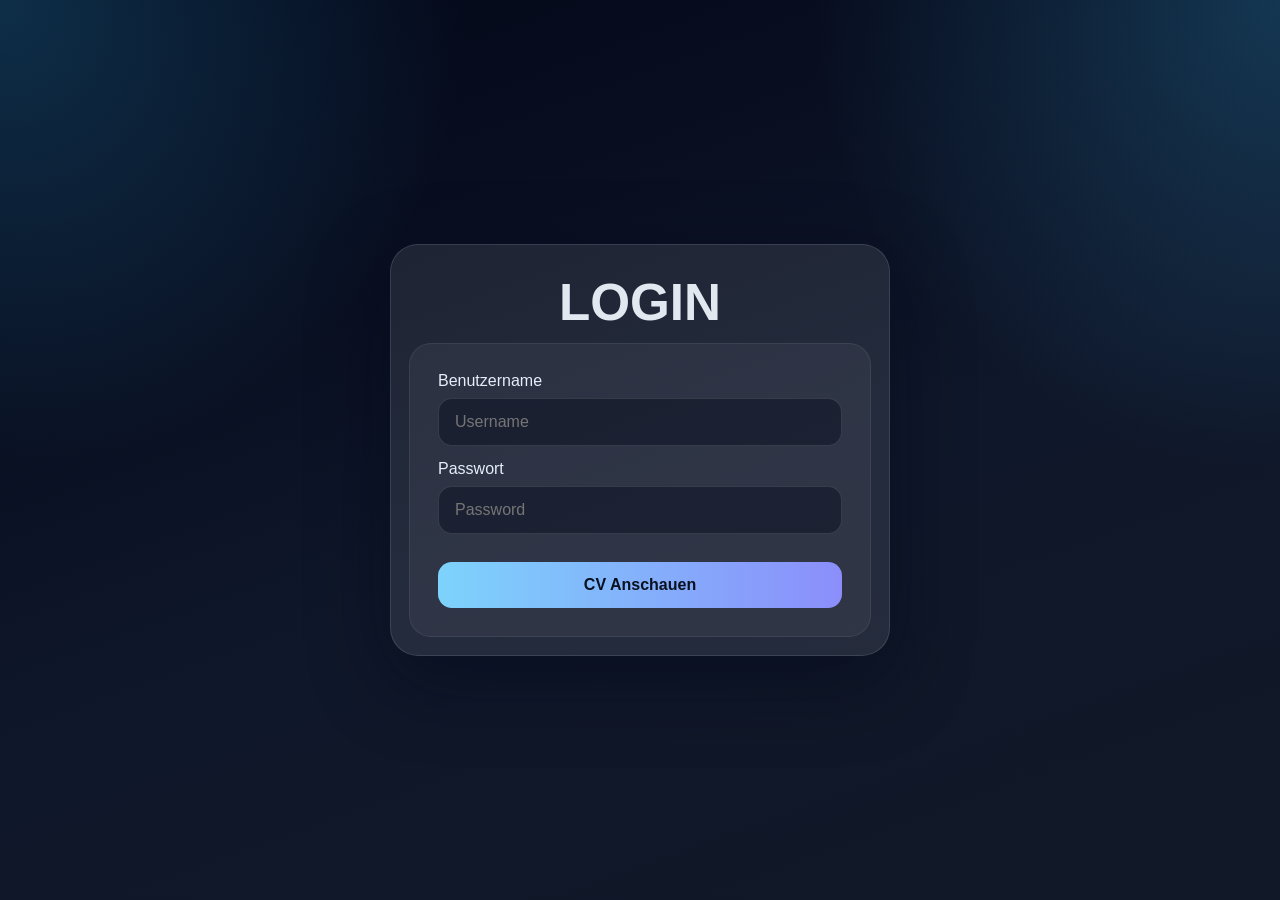
<file: docs/index.html>
<!doctype html>
<html lang="de">
<head>
	<meta charset="utf-8" />
	<meta name="viewport" content="width=device-width, initial-scale=1" />
	<title>Login</title>
	<link rel="stylesheet" href="styles/style.css" />
	<script src="pages/manifest.js" defer></script>
	<script src="scripts/index.js" defer></script>
</head>
<body>
	<main class="mainCard">
		<header>
			<h1>Login</h1>
		</header>
		<section>
			<form class="form" id="loginForm">
				<div class="loginRow">
					<label for="username">Benutzername</label>
					<input id="username" name="username" type="text" placeholder="Username" />
				</div>
				<div class="loginRow">
					<label for="password">Passwort</label>
					<input id="password" name="password" type="password" placeholder="Password" />
				</div>
				<div class="error" id="errorMessage"></div>
				<button type="submit">CV Anschauen</button>
			</form>
		</section>
	</main>
</body>
</html>
</file>
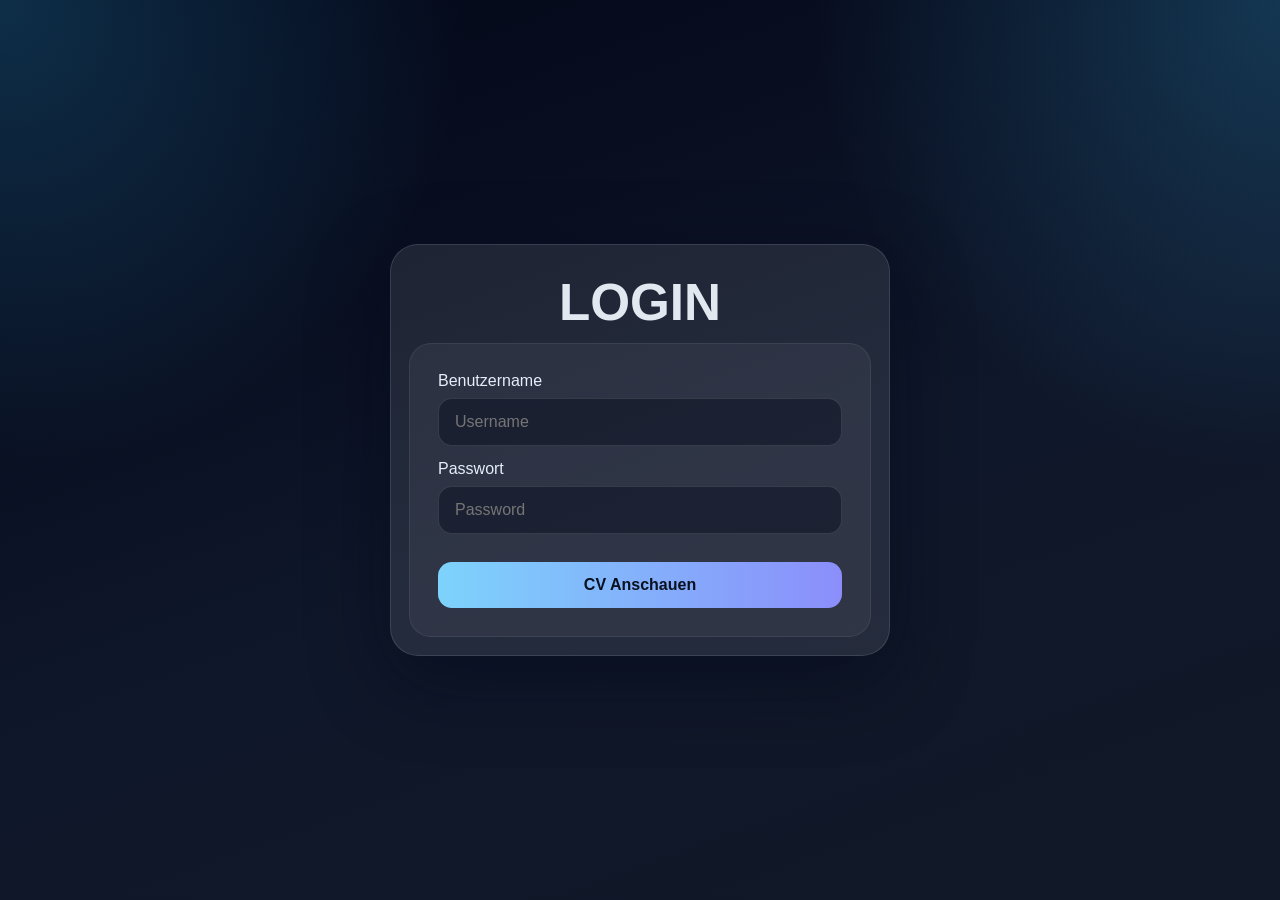
<file: src/index.html>
<!doctype html>
<html lang="de">
<head>
	<meta charset="utf-8" />
	<meta name="viewport" content="width=device-width, initial-scale=1" />
	<title>Login</title>
	<link rel="stylesheet" href="styles/style.css" />
</head>
<body>
	<main class="mainCard">
		<header>
			<h1>Login</h1>
		</header>
		<section>
			<form class="form" id="loginForm">
				<div class="loginRow">
					<label for="username">Benutzername</label>
					<input id="username" name="username" type="text" placeholder="Username" />
				</div>
				<div class="loginRow">
					<label for="password">Passwort</label>
					<input id="password" name="password" type="password" placeholder="Password" />
				</div>
				<div class="error" id="errorMessage"></div>
				<button type="submit">CV Anschauen</button>
			</form>
		</section>
	</main>
	<script>
		const form = document.getElementById('loginForm');
		const errorMessage = document.getElementById('errorMessage');
		const usernameInput = document.getElementById('username');
		const passwordInput = document.getElementById('password');

		form.addEventListener('submit', function (event) {
			event.preventDefault();

			const username = usernameInput.value.trim();
			const password = passwordInput.value.trim();

			if (username === 'zukuenftigerArbeitsgeber' && password === 'Extr3m$ich3r3$P@ssw0rtFuerD@sCVv0nN0@G@sch3') {
				sessionStorage.setItem('loginSuccess', 'true');
				window.location.href = 'pages/cv.html';
			} else {
				errorMessage.textContent = 'Die eingegebenen Anmeldedaten sind ungültig. Bitte versuchen Sie es erneut.';
				passwordInput.value = '';
				passwordInput.focus();
			}
		});
	</script>
</body>
</html>
</file>
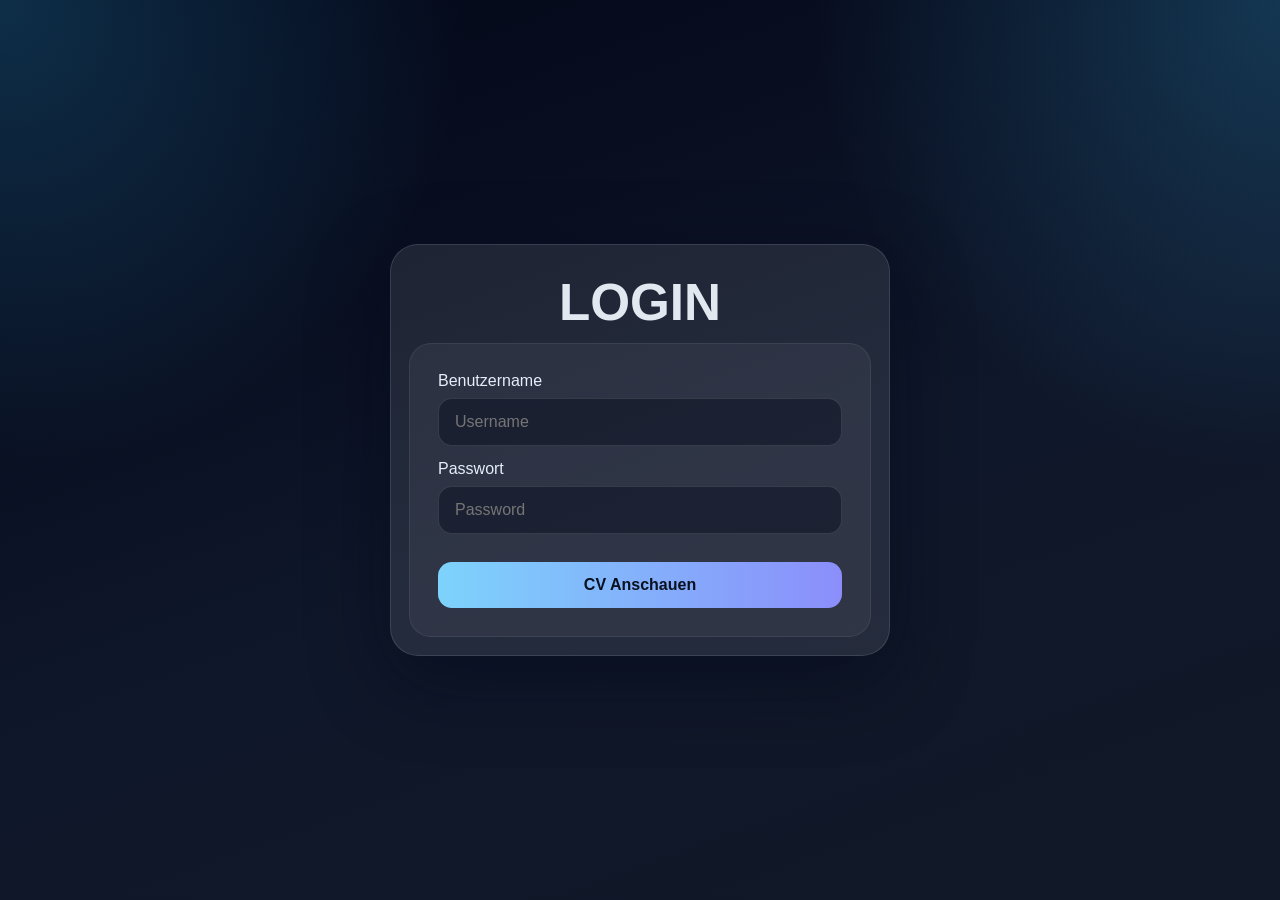
<file: docs/pages/cv.html>
<!doctype html>
<html lang="de">
<head>
	<meta charset="utf-8" />
	<meta name="viewport" content="width=device-width, initial-scale=1" />
	<title>Lebenslauf Noa Gasche</title>
	<link rel="stylesheet" href="../styles/style.css" />
	<script src="../scripts/cv.js" defer></script>
</head>
<body>
	<main class="cvMain">
		<header class="cvHeader card">
			<h1 class="cvH1">Noa Gasche</h1>
			<p class="title">Software Entwickler</p>
		</header>
		<aside class="card">
			<div class="imageContainer">
				<img src="../images/Noa_Portrait.JPG" alt="Profilbild von Noa Gasche" />
				<div class="imageOverlay">
					<div class="clickText">Click me</div>
				</div>
			</div>
			<div id="asideContent">
				<div class="block">
					<h2>Persönliches</h2>
					<div class="contactGrid">
						<div class="contactRow"><span class="contactKey">Geburtsdaten</span><span
								class="contactValue">17.10.2000, Solothurn</span></div>
						<div class="contactRow"><span class="contactKey">Zivilstand</span><span
								class="contactValue">Ledig</span></div>
						<div class="contactRow"><span class="contactKey">Nationalität</span><span
								class="contactValue">Schweiz</span></div>
					</div>
				</div>
				<div class="block">
					<h2>Mein Profil</h2>
					<ul>
						<li>Selbständige und zuverlässige Arbeitsweise</li>
						<li>Gute Lernfähigkeit</li>
						<li>Schnelle Auffassungsgabe</li>
						<li>Teamfähigkeit: Hilfsbereit, kollegial und einsatzfreudig</li>
						<li>Interessiert und motiviert</li>
					</ul>
				</div>
				<div class="block">
					<h2>Sprachen</h2>
					<div class="entries">
						<div class="entry">
							<h3>Deutsch</h3>
							<p>Muttersprache</p>
						</div>
						<div class="entry">
							<h3>Englisch</h3>
							<p>Niveau C1</p>
						</div>
					</div>
				</div>
				<div class="block">
					<h2>Kontakt</h2>
					<div class="contactGrid">
						<div class="contactRow">
							<span class="contactKey">Adresse</span>
							<span class="contactValue">Bromeggstrasse 5<br />4562 Biberist</span>
						</div>
						<div class="contactRow">
							<span class="contactKey">Telefon</span>
							<span class="contactValue"><a href="tel:+41789664097" class="blue">+41 78 966 40 97</a></span>
						</div>
						<div class="contactRow">
							<span class="contactKey">E-Mail</span>
							<span class="contactValue"><a href="mailto:noagasche@gmx.ch" class="blue">noagasche@gmx.ch</a></span>
						</div>
					</div>
				</div>
			</div>
		</aside>
		<section class="card cvSection">
			<figure class="cv-block">
				<h2>IT Kenntnisse</h2>
				<div class="skills">
					<div class="skill">
						<div class="skill-row">
							<span>MS Office</span>
							<span class="accent">sehr gute Kenntnisse</span>
						</div>
						<div class="bar">
							<span style="width:95%"></span>
						</div>
					</div>
					<div class="skill">
						<div class="skill-row">
							<span>HTML/CSS</span>
							<span class="accent">sehr gute Kenntnisse</span>
						</div>
						<div class="bar">
							<span style="width:95%"></span>
						</div>
					</div>
					<div class="skill">
						<div class="skill-row">
							<span>Java/JavaScript</span>
							<span class="accent">sehr gute Kenntnisse</span>
						</div>
						<div class="bar"><span style="width:95%"></span>
						</div>
					</div>
					<div class="skill">
						<div class="skill-row">
							<span>SQL</span>
							<span class="accent">sehr gute Kenntnisse</span>
						</div>
						<div class="bar"><span style="width:90%"></span>
						</div>
					</div>
					<div class="skill">
						<div class="skill-row">
							<span>Swift</span>
							<span class="accent">gute Kenntnisse</span>
						</div>
						<div class="bar">
							<span style="width:80%"></span>
						</div>
					</div>
					<div class="skill">
						<div class="skill-row">
							<span>VB.NET/VBA</span>
							<span class="accent">gute Kenntnisse</span>
						</div>
						<div class="bar">
							<span style="width:80%"></span>
						</div>
					</div>
					<div class="skill">
						<div class="skill-row">
							<span>PHP</span>
							<span class="accent">gute Kenntnisse</span>
						</div>
						<div class="bar">
							<span style="width:80%"></span>
						</div>
					</div>
				</div>
			</figure>
			<figure class="cv-block">
				<h2>Berufserfahrung / Ausbildung</h2>
				<div class="entries">
					<article class="entry">
						<h3>seit 11/2021</h3>
						<p class="sub">
							<strong>Siaxma AG</strong><br />
							Software Entwickler
						</p>
						<ul>
							<li>Webentwicklung</li>
							<li>Entwicklung Java-Dienste</li>
							<li>Appentwicklung (Android, iOS)</li>
						</ul>
					</article>
					<article class="entry">
						<h3>08/2020 - 10/2021</h3>
						<p class="sub">
							<strong>ETA SA</strong><br />
							Junior SAP BI Developer
						</p>
						<ul>
							<li>Entwicklung im Bereich SAP BI</li>
							<li>4 Monate Unterbruch aufgrund der Absolvierung der Rekrutenschule</li>
						</ul>
					</article>
					<article class="entry">
						<h3>08/2016 - 08/2020</h3>
						<p class="sub">
							<strong>ETA SA</strong><br />
							Ausbildung als Informatiker EFZ Applikationsentwicklung
						</p>
						<ul>
							<li>Webentwicklung</li>
							<li>Anwendungsentwicklung</li>
							<li>Entwicklung im Bereich SAP</li>
							<li>Besuch der Berufsschule</li>
						</ul>
					</article>
					<article class="entry">
						<h3>08/2013 - 08/2016</h3>
						<p>Oberstufe Sek E in Biberist</p>
					</article>
					<article class="entry">
						<h3>08/2007 - 08/2013</h3>
						<p>Primarschule in Biberist</p>
					</article>
				</div>
			</figure>
			<figure class="cv-block">
				<h2>Referenzen</h2>
				<p>gerne auf Anfrage</p>
			</figure>
		</section>
	</main>
</body>
</html>
</file>
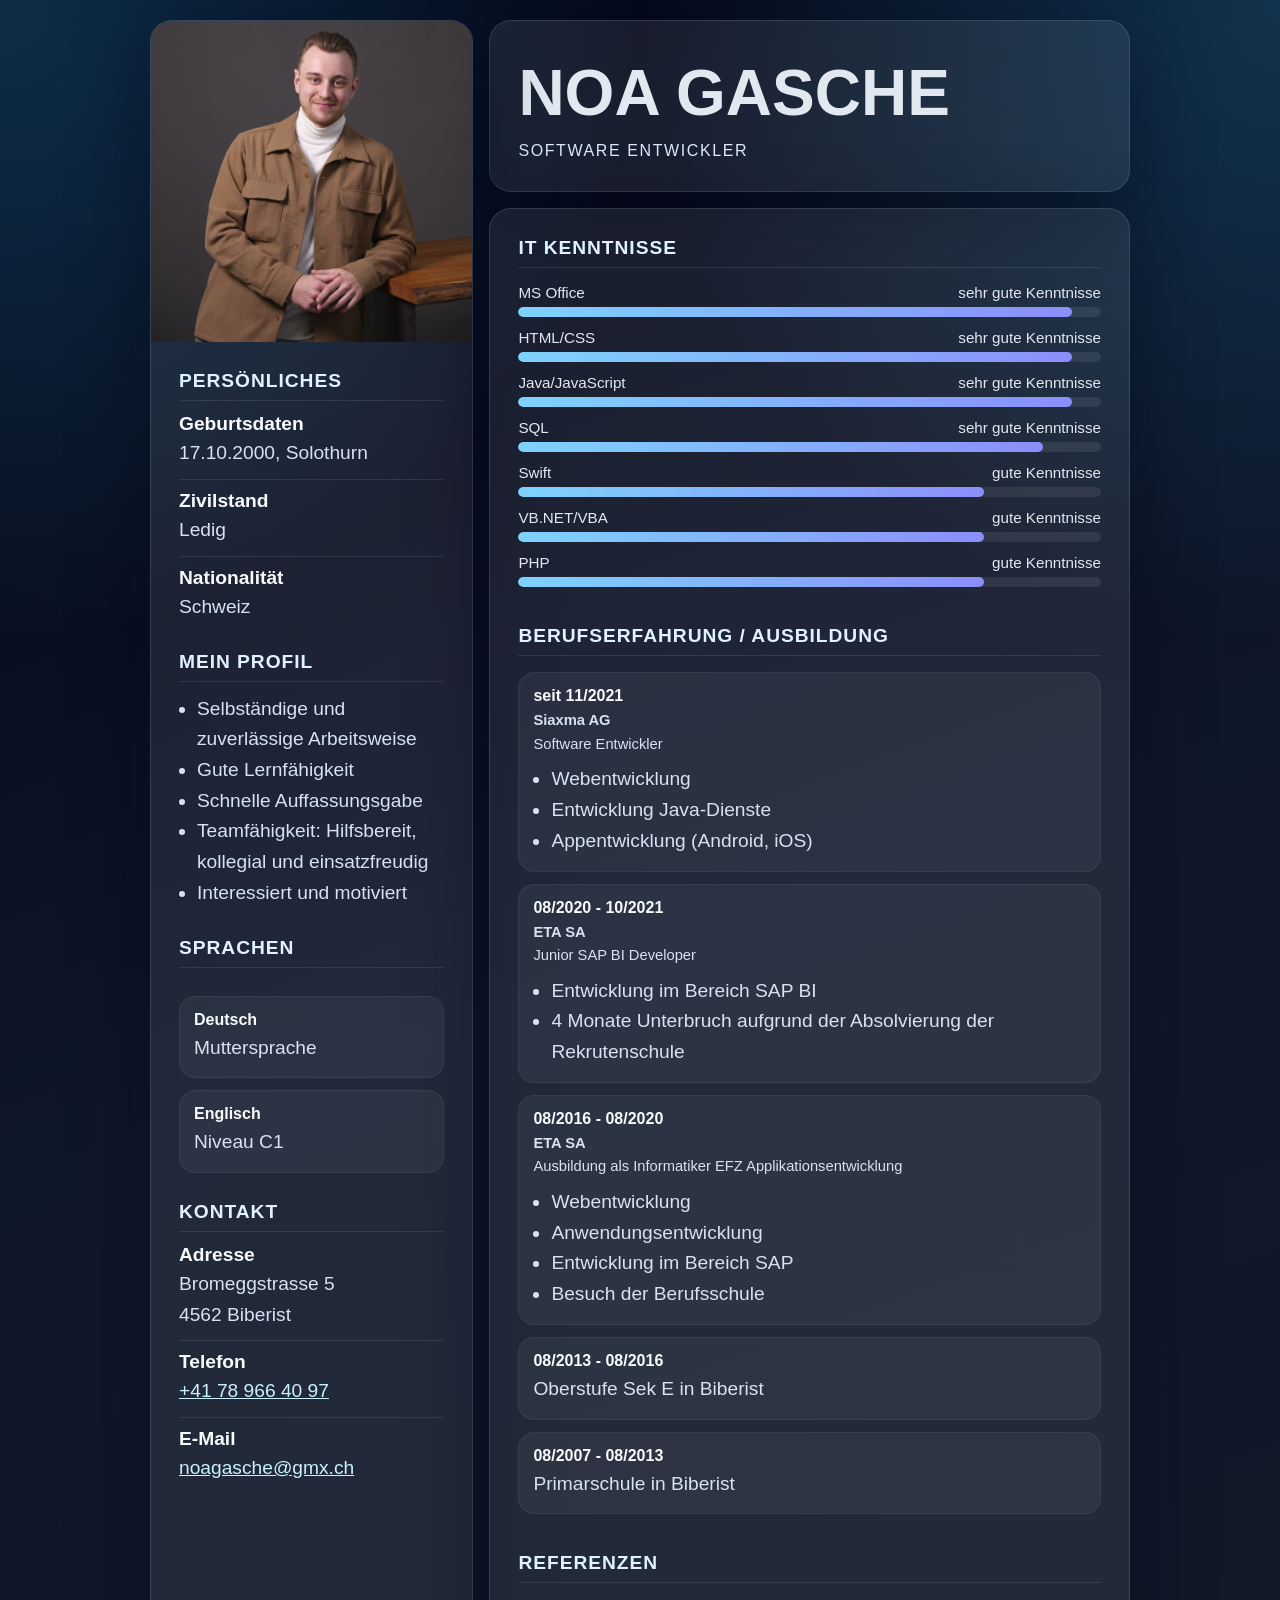
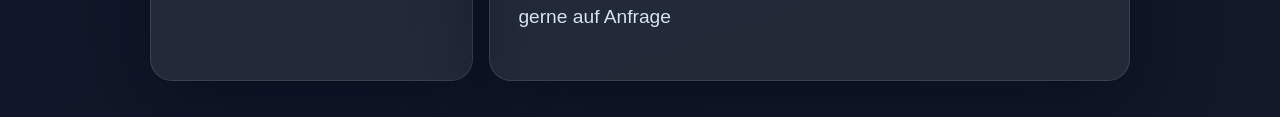
<file: docs/pages/Extr3m$ich3r3$P@ssw0rtFuerD@sCVv0nN0@G@sch3.html>
<!doctype html>
<html lang="de">
<head>
	<meta charset="utf-8" />
	<meta name="viewport" content="width=device-width, initial-scale=1" />
	<title>Weiterleitung</title>
	<script>
		sessionStorage.setItem('loginSuccess', 'true');
		window.location.replace('cv.html');
	</script>
</head>
<body>
</body>
</html>
</file>
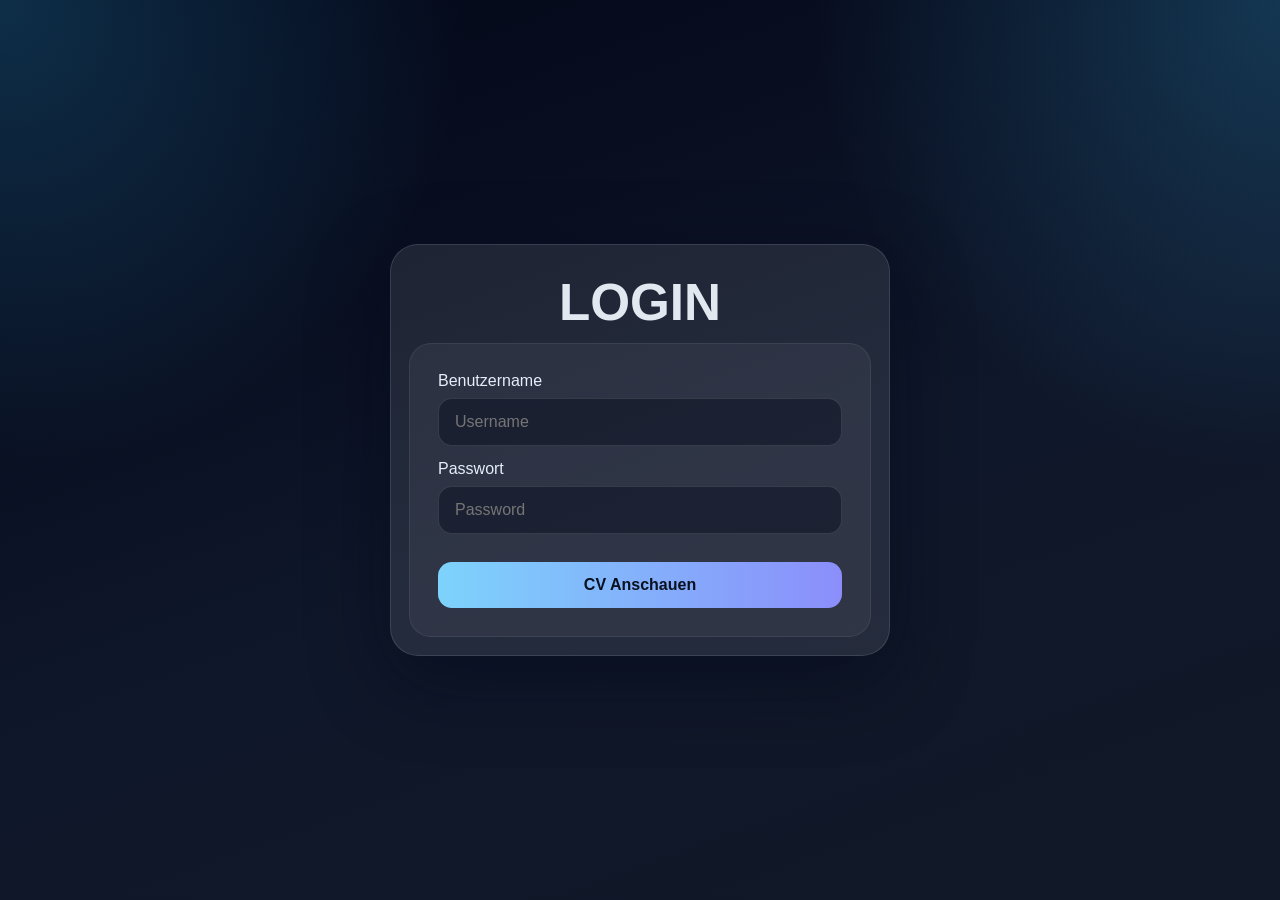
<file: docs/pages/game.html>
<!doctype html>
<html lang="de">
<head>
	<meta charset="utf-8" />
	<meta name="viewport" content="width=device-width, initial-scale=1" />
	<title>Memory Game</title>
	<link rel="stylesheet" href="../styles/style.css" />
	<script src="../scripts/game.js" defer></script>
</head>
<body>
	<main class="mainCard">
		<header>
			<h1>Memory Game</h1>
			<p class="gameP">Willkommen zum Memory Game!<br>Hier können Sie Ihr Gedächtnis testen.</p>
			<div>Highscore: <span id="highscore">0</span></div>
		</header>
		<section>
			<div id="infofield">
				<div id="clickToPlay">
					<p class="gameP">Klicken Sie hier um das Spiel zu starten!</p>
				</div>
				<div id="messageDiv"></div>
				<div id="colorDiv"></div>
				<div id="finalDiv">
					<div id="finalTextDiv"></div>
					<div id="restartDiv">
						<img src="../images/rotateLeft.svg" alt="Restart Icon" width="20" height="20" />
						Erneut versuchen
					</div>
				</div>
				<div id="gamefield" style="display: none;">
					<button id="btnRed" class="button"></button>
					<button id="btnGreen" class="button"></button>
					<button id="btnYellow" class="button"></button>
					<button id="btnBlue" class="button"></button>
				</div>
			</div>
		</section>
	</main>
	<footer>
		<p class="gameP">
			<a href="cv.html" onclick="sessionStorage.setItem('fromGame', 'true')">Zurück zum Lebenslauf</a>
		</p>
	</footer>
</body>
</html>
</file>
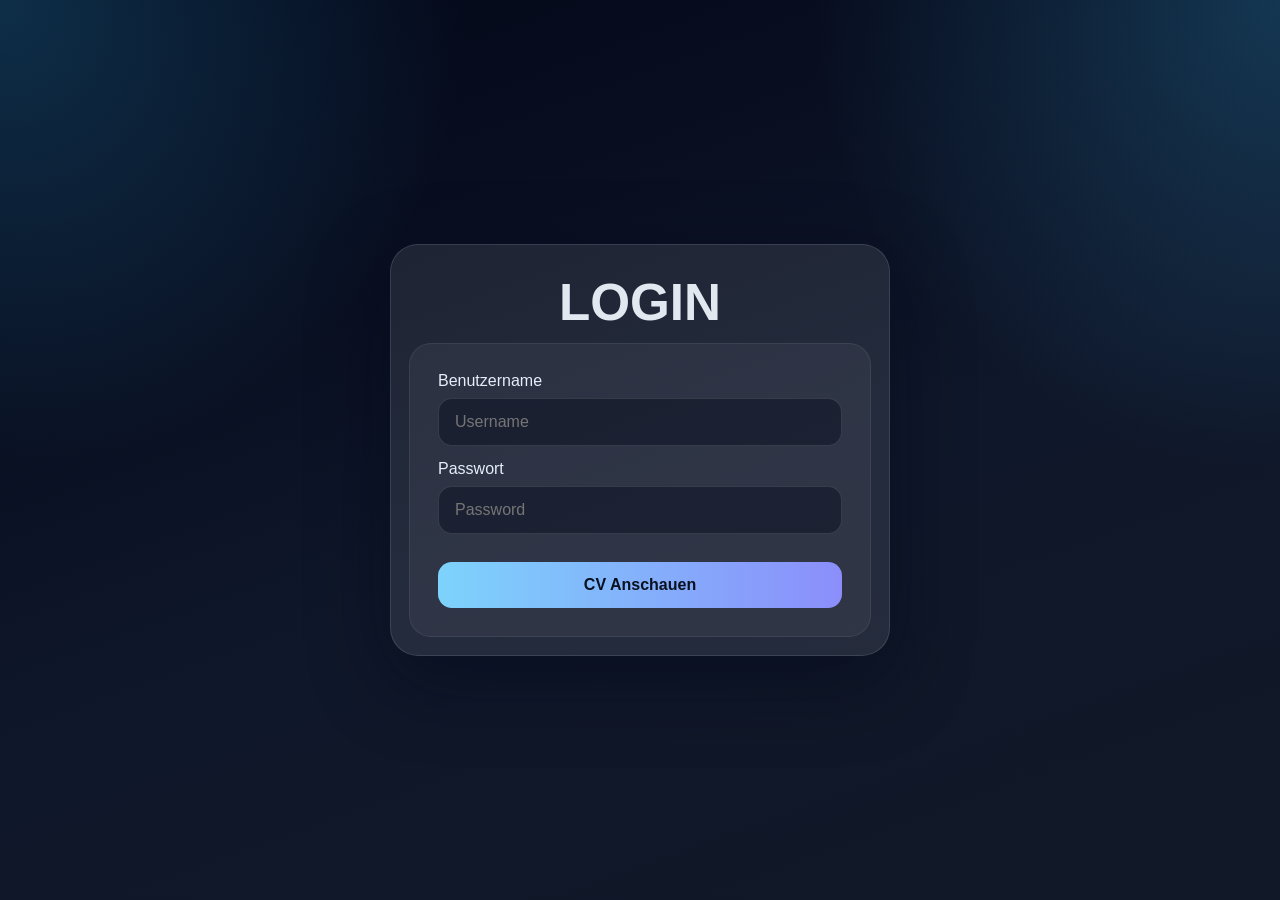
<file: src/pages/cv.html>
<!doctype html>
<html lang="de">
<head>
	<meta charset="utf-8" />
	<meta name="viewport" content="width=device-width, initial-scale=1" />
	<title>Lebenslauf Noa Gasche</title>
	<link rel="stylesheet" href="../styles/style.css" />
</head>
<body>
	<main class="cvMain">
		<header class="cvHeader card">
			<h1 class="cvH1">Noa Gasche</h1>
			<p class="title">Software Entwickler</p>
		</header>
		<aside class="card">
			<div class="imageContainer">
				<img src="../images/Noa_Portrait.JPG" alt="Profilbild von Noa Gasche" />
				<div class="imageOverlay">
					<div class="clickText">Click me</div>
				</div>
			</div>
			<div id="asideContent">
				<div class="block">
					<h2>Persönliches</h2>
					<div class="contactGrid">
						<div class="contactRow"><span class="contactKey">Geburtsdaten</span><span
								class="contactValue">17.10.2000, Solothurn</span></div>
						<div class="contactRow"><span class="contactKey">Zivilstand</span><span
								class="contactValue">Ledig</span></div>
						<div class="contactRow"><span class="contactKey">Nationalität</span><span
								class="contactValue">Schweiz</span></div>
					</div>
				</div>
				<div class="block">
					<h2>Mein Profil</h2>
					<ul>
						<li>Selbständige und zuverlässige Arbeitsweise</li>
						<li>Gute Lernfähigkeit</li>
						<li>Schnelle Auffassungsgabe</li>
						<li>Teamfähigkeit: Hilfsbereit, kollegial und einsatzfreudig</li>
						<li>Interessiert und motiviert</li>
					</ul>
				</div>
				<div class="block">
					<h2>Sprachen</h2>
					<div class="entries">
						<div class="entry">
							<h3>Deutsch</h3>
							<p>Muttersprache</p>
						</div>
						<div class="entry">
							<h3>Englisch</h3>
							<p>Niveau C1</p>
						</div>
					</div>
				</div>
				<div class="block">
					<h2>Kontakt</h2>
					<div class="contactGrid">
						<div class="contactRow">
							<span class="contactKey">Adresse</span>
							<span class="contactValue">Bromeggstrasse 5<br />4562 Biberist</span>
						</div>
						<div class="contactRow">
							<span class="contactKey">Telefon</span>
							<span class="contactValue"><a href="tel:+41789664097" class="blue">+41 78 966 40 97</a></span>
						</div>
						<div class="contactRow">
							<span class="contactKey">E-Mail</span>
							<span class="contactValue"><a href="mailto:noagasche@gmx.ch" class="blue">noagasche@gmx.ch</a></span>
						</div>
					</div>
				</div>
			</div>
		</aside>
		<section class="card cvSection">
			<figure class="cv-block">
				<h2>IT Kenntnisse</h2>
				<div class="skills">
					<div class="skill">
						<div class="skill-row">
							<span>MS Office</span>
							<span class="accent">sehr gute Kenntnisse</span>
						</div>
						<div class="bar">
							<span style="width:95%"></span>
						</div>
					</div>
					<div class="skill">
						<div class="skill-row">
							<span>HTML/CSS</span>
							<span class="accent">sehr gute Kenntnisse</span>
						</div>
						<div class="bar">
							<span style="width:95%"></span>
						</div>
					</div>
					<div class="skill">
						<div class="skill-row">
							<span>Java/JavaScript</span>
							<span class="accent">sehr gute Kenntnisse</span>
						</div>
						<div class="bar"><span style="width:95%"></span>
						</div>
					</div>
					<div class="skill">
						<div class="skill-row">
							<span>SQL</span>
							<span class="accent">sehr gute Kenntnisse</span>
						</div>
						<div class="bar"><span style="width:90%"></span>
						</div>
					</div>
					<div class="skill">
						<div class="skill-row">
							<span>Swift</span>
							<span class="accent">gute Kenntnisse</span>
						</div>
						<div class="bar">
							<span style="width:80%"></span>
						</div>
					</div>
					<div class="skill">
						<div class="skill-row">
							<span>VB.NET/VBA</span>
							<span class="accent">gute Kenntnisse</span>
						</div>
						<div class="bar">
							<span style="width:80%"></span>
						</div>
					</div>
					<div class="skill">
						<div class="skill-row">
							<span>PHP</span>
							<span class="accent">gute Kenntnisse</span>
						</div>
						<div class="bar">
							<span style="width:80%"></span>
						</div>
					</div>
				</div>
			</figure>
			<figure class="cv-block">
				<h2>Berufserfahrung / Ausbildung</h2>
				<div class="entries">
					<article class="entry">
						<h3>seit 11/2021</h3>
						<p class="sub">
							<strong>Siaxma AG</strong><br />
							Software Entwickler
						</p>
						<ul>
							<li>Webentwicklung</li>
							<li>Entwicklung Java-Dienste</li>
							<li>Appentwicklung (Android, iOS)</li>
						</ul>
					</article>
					<article class="entry">
						<h3>08/2020 - 10/2021</h3>
						<p class="sub">
							<strong>ETA SA</strong><br />
							Junior SAP BI Developer
						</p>
						<ul>
							<li>Entwicklung im Bereich SAP BI</li>
							<li>4 Monate Unterbruch aufgrund der Absolvierung der Rekrutenschule</li>
						</ul>
					</article>
					<article class="entry">
						<h3>08/2016 - 08/2020</h3>
						<p class="sub">
							<strong>ETA SA</strong><br />
							Ausbildung als Informatiker EFZ Applikationsentwicklung
						</p>
						<ul>
							<li>Webentwicklung</li>
							<li>Anwendungsentwicklung</li>
							<li>Entwicklung im Bereich SAP</li>
							<li>Besuch der Berufsschule</li>
						</ul>
					</article>
					<article class="entry">
						<h3>08/2013 - 08/2016</h3>
						<p>Oberstufe Sek E in Biberist</p>
					</article>
					<article class="entry">
						<h3>08/2007 - 08/2013</h3>
						<p>Primarschule in Biberist</p>
					</article>
				</div>
			</figure>
			<figure class="cv-block">
				<h2>Referenzen</h2>
				<p>gerne auf Anfrage</p>
			</figure>
		</section>
	</main>
	<script>
		function checkLogin() {
			const loginSuccess = sessionStorage.getItem('loginSuccess');
			const fromGame = sessionStorage.getItem('fromGame');

			if (!loginSuccess && !fromGame) {
				window.location.href = '../index.html';
				return;
			}

			sessionStorage.removeItem('loginSuccess');
			sessionStorage.removeItem('fromGame');
		}

		checkLogin();

		document.querySelector('.imageContainer').addEventListener('click', function () {
			sessionStorage.setItem('fromCV', 'true');
			window.location.href = 'game.html';
		});
	</script>
</body>
</html>
</file>
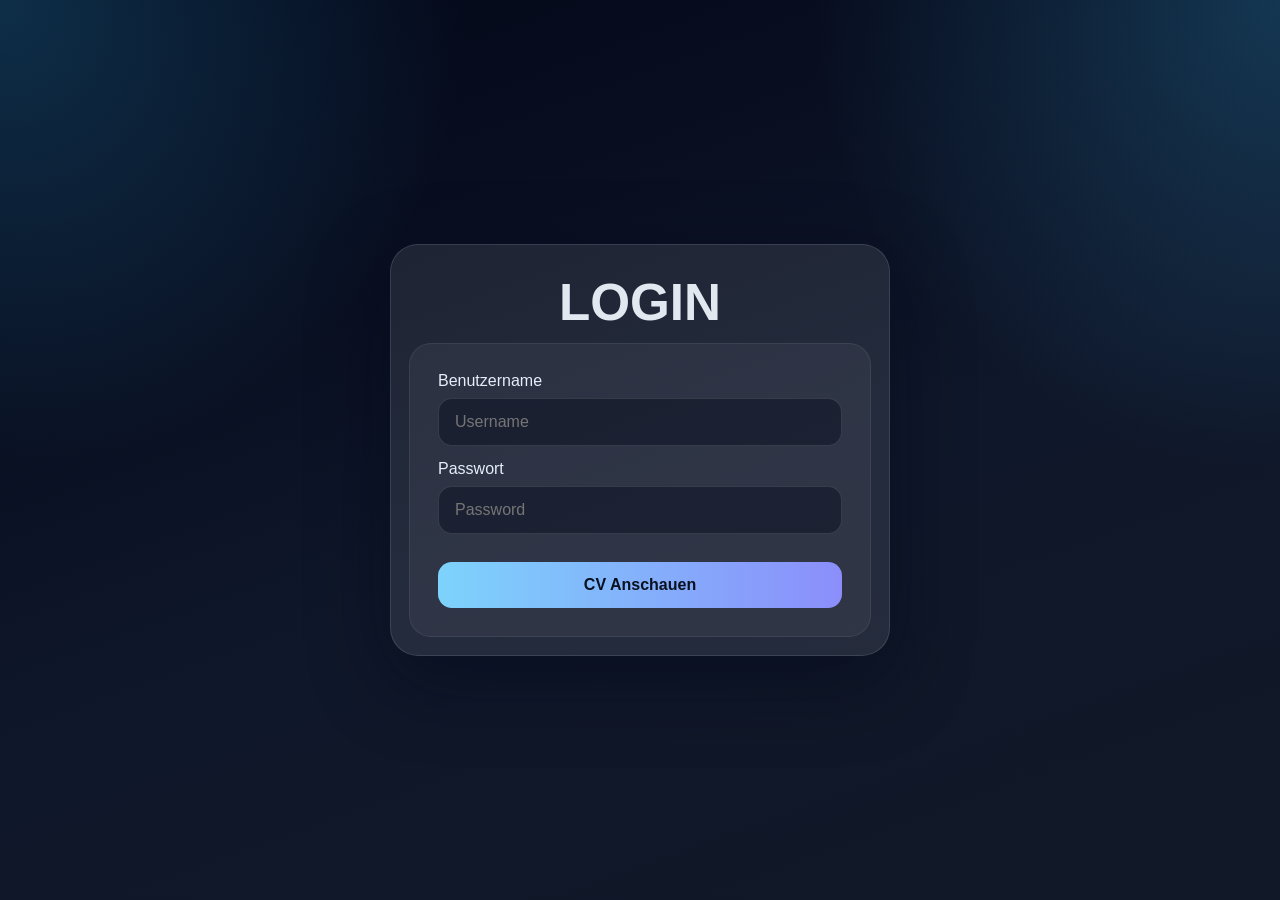
<file: src/pages/game.html>
<!doctype html>
<html lang="de">

<head>
	<meta charset="utf-8" />
	<meta name="viewport" content="width=device-width, initial-scale=1" />
	<title>Memory Game</title>
	<link rel="stylesheet" href="../styles/style.css" />
</head>

<body>
	<main class="mainCard">
		<header>
			<h1>Memory Game</h1>
			<p class="gameP">Willkommen zum Memory Game!<br>Hier können Sie Ihr Gedächtnis testen.</p>
			<div>Highscore: <span id="highscore">0</span></div>
		</header>
		<section>
			<div id="infofield">
				<div id="clickToPlay">
					<p class="gameP">Klicken Sie hier um das Spiel zu starten!</p>
				</div>
				<div id="messageDiv"></div>
				<div id="colorDiv"></div>
				<div id="finalDiv">
					<div id="finalTextDiv"></div>
					<div id="restartDiv">
						<img src="../images/rotateLeft.svg" alt="Restart Icon" width="20" height="20" />
						Erneut versuchen
					</div>
				</div>
				<div id="gamefield" style="display: none;">
					<button id="btnRed" class="button"></button>
					<button id="btnGreen" class="button"></button>
					<button id="btnYellow" class="button"></button>
					<button id="btnBlue" class="button"></button>
				</div>
			</div>
		</section>
	</main>
	<footer>
		<p class="gameP">
			<a href="cv.html" onclick="sessionStorage.setItem('fromGame', 'true')">Zurück zum Lebenslauf</a>
		</p>
	</footer>

	<script>
		function checkLogin() {
			const fromCV = sessionStorage.getItem('fromCV');
			if (!fromCV) {
				window.location.href = '../index.html';
				return;
			}
			sessionStorage.removeItem('fromCV');
		}

		checkLogin();

		const clickToPlay = document.getElementById('clickToPlay');
		const messageDiv = document.getElementById('messageDiv');
		const gamefield = document.getElementById('gamefield');
		const finalDiv = document.getElementById('finalDiv');
		const finalTextDiv = document.getElementById('finalTextDiv');
		const restartDiv = document.getElementById('restartDiv');

		const highscoreSpan = document.getElementById('highscore');

		let colors = [];
		const MAX_ROUNDS = 40;
		const COLOR_MAP = ['#ef4444', '#22c55e', '#f3c333', '#3b82f6'];

		let currentRound = 0;
		let userInputCount = 0;
		let highscore = 0;

		function sleep(ms) {
			return new Promise(function (resolve) {
				setTimeout(resolve, ms);
			});
		}

		const playFunction = function () {
			finalDiv.style.display = 'none';
			currentRound = 0;
			colors = [];
			for (let i = 0; i < MAX_ROUNDS; i++) {
				const randomColor = Math.floor(Math.random() * 4);
				colors.push(randomColor);
			}

			clickToPlay.style.display = 'none';
			messageDiv.style.display = 'grid';
			messageDiv.textContent = 'Merken Sie sich die Reihenfolge der angezeigten Farben. In jeder Runde wird eine weitere Farbe hinzugefügt.';
			setTimeout(function () {
				let countdown = 3;
				messageDiv.style.fontSize = '8rem';
				messageDiv.textContent = countdown;
				const interval = setInterval(function () {
					countdown--;
					if (countdown > 0) {
						messageDiv.textContent = countdown;
					} else {
						clearInterval(interval);
						messageDiv.style.display = 'none';
						messageDiv.style.fontSize = '1.2rem';
						showColors();
					}
				}, 1000);
			}, 3000);
		};

		clickToPlay.addEventListener('click', playFunction);
		restartDiv.addEventListener('click', playFunction);

		async function showColors() {
			const colorDiv = document.getElementById('colorDiv');
			colorDiv.style.display = 'grid';
			colorDiv.textContent = '';
			for (let i = 0; i <= currentRound; i++) {
				colorDiv.style.backgroundColor = COLOR_MAP[colors[i]];
				await sleep(1000);
				colorDiv.style.backgroundColor = 'transparent';
				await sleep(500);
			}
			colorDiv.style.display = 'none';
			gamefield.style.display = 'grid';
			userInputCount = 0;
		}

		const buttons = document.querySelectorAll('#gamefield .button');
		buttons.forEach(function (button, index) {
			button.addEventListener('click', function () {
				if (index === colors[userInputCount]) {
					userInputCount++;
					if (userInputCount > currentRound) {
						if (currentRound === MAX_ROUNDS - 1) {
							finalDiv.style.display = 'grid';
							finalTextDiv.textContent = 'Herzlichen Glückwunsch! Sie haben alle ' + MAX_ROUNDS + ' Runden geschafft!';
							gamefield.style.display = 'none';
							highscore = MAX_ROUNDS;
							highscoreSpan.textContent = highscore;
						} else {
							currentRound++;
							messageDiv.style.display = 'grid';
							messageDiv.textContent = 'Richtig! Die nächste Runde startet.';
							gamefield.style.display = 'none';
							setTimeout(function () {
								messageDiv.style.display = 'none';
								showColors();
							}, 2000);
						}
					}
				} else {
					finalDiv.style.display = 'grid';
					finalTextDiv.textContent = 'Falsch! Sie haben ' + currentRound + (currentRound === 1 ? ' Runde' : ' Runden') + ' geschafft.';
					gamefield.style.display = 'none';
					highscore = currentRound > highscore ? currentRound : highscore;
					highscoreSpan.textContent = highscore;
					return;
				}
			});
		});
	</script>
</body>

</html>
</file>
<file: docs/styles/style.css>
:root {
    --text: #e2e8f0;
}

* {
    box-sizing: border-box;
}

body {
    margin: 0;
    min-height: 100vh;
    padding: 12px;
    display: grid;
    align-content: center;
    justify-items: center;
    gap: 1rem;
    font-family: Arial, Helvetica, sans-serif;
    font-size: 1.2rem;
    color: var(--text);
    background:
        radial-gradient(circle at top left, #38BDF838, transparent 30%),
        radial-gradient(circle at top right, #38BDF838, transparent 30%),
        linear-gradient(160deg, #020617, #0f172a 55%, #111827);
}

header {
    text-align: center;
    margin-top: 16px;
}

header.cvHeader {
    grid-area: header;
    padding: 24px;
    text-align: start;
    margin-top: 0;
}

main.mainCard {
    width: min(100%, 460px);
    padding: 14px;
    border: 1px solid #94a3b833;
    border-radius: 28px;
    background: #ffffff17;
    box-shadow: 0 24px 80px #02061773;
}

main.cvMain {
    width: 100%;
    margin: 0 auto;
    display: grid;
    gap: 16px;
    grid-template-columns: 1fr;
    grid-template-areas:
        "header"
        "aside"
        "section";
}

section {
    grid-area: section;
    display: grid;
    gap: 18px;
    padding: 20px;
    border-radius: 22px;
    background: #ffffff0d;
    border: 1px solid #ffffff12;
    margin-top: 16px;
}

section.cvSection {
    margin-top: 0;
}

h1 {
    margin: 0;
    font-size: clamp(2rem, 8vw, 3.2rem);
    line-height: 0.95;
    text-transform: uppercase;
    text-align: center;
}

h1.cvH1 {
    margin: 14px 0px;
    font-size: clamp(2rem, 8vw, 4rem);
    text-align: start;
}

.form {
    display: grid;
    gap: 14px;
}

.loginRow {
    display: grid;
    gap: 8px;
}

label {
    font-size: 1rem;
    color: #e5eef9;
}

input {
    width: 100%;
    padding: 14px 16px;
    border-radius: 14px;
    border: 1px solid #ffffff1f;
    background: #02061766;
    color: var(--text);
    font-size: 1rem;
    outline: none;
}

input:focus {
    border-color: #7dd3fc;
    box-shadow: 0 0 0 4px #7dd3fc1f;
}

button {
    padding: 14px 16px;
    border: 0;
    border-radius: 14px;
    font-size: 1rem;
    font-weight: 700;
    color: #08111f;
    background: linear-gradient(90deg, #7dd3fc, #8b8efa);
    cursor: pointer;
}

button:hover {
    filter: brightness(1.1);
}

.error {
    font-size: 1rem;
    color: #fca5a5;
}


.card {
    background: #FFFFFF14;
    border: 1px solid #94A3B833;
    border-radius: 22px;
    box-shadow: 0 24px 80px #02061773;
    overflow: hidden;
}

.title {
    margin: 0;
    color: #dbeafe;
    font-size: 1rem;
    letter-spacing: 0.1em;
    text-transform: uppercase;
}

a {
    color: var(--text);
}

a.blue {
    color: #c9f0ff;
}

h2 {
    margin: 0;
    padding-bottom: 8px;
    border-bottom: 1px solid #FFFFFF17;
    font-size: 1.2rem;
    letter-spacing: 0.05em;
    text-transform: uppercase;
    color: #e0f2fe;
}

aside {
    grid-area: aside;
    background: #FFFFFF0F;
}

aside .imageContainer {
    position: relative;
    width: 100%;
    cursor: pointer;
}

aside img {
    display: block;
    width: 100%;
    height: auto;
    transition: filter 0.3s ease;
}

aside .imageContainer:hover img {
    filter: grayscale(100%) brightness(0.7);
}

aside .imageOverlay {
    position: absolute;
    top: 0;
    left: 0;
    width: 100%;
    height: 100%;
    display: flex;
    align-items: center;
    justify-content: center;
    background-color: #00000040;
    opacity: 0;
    transition: opacity 0.3s ease;
}

aside .imageContainer:hover .imageOverlay {
    opacity: 1;
}

aside .clickText {
    color: #f8fafc;
    font-size: clamp(1rem, 5vw, 1.5rem);
    font-weight: bold;
    text-shadow: 0 2px 4px #00000060;
    pointer-events: none;
    user-select: none;
}

#asideContent {
    padding: 20px;
    display: grid;
    gap: 18px;
}

.block {
    display: grid;
    gap: 12px;
}

#asideContent .block:not(:first-child) {
    margin-top: 10px;
}

.contactGrid {
    display: grid;
    gap: 10px;
}

.contactRow {
    display: grid;
    grid-template-columns: 1fr;
    gap: 4px;
    padding-bottom: 10px;
    border-bottom: 1px solid #FFFFFF17;
}

.contactRow:last-child {
    padding-bottom: 0;
    border-bottom: 0;
}

.contactKey {
    font-weight: 700;
    color: #f8fafc;
}

.contactValue,
p,
li {
    color: #d7e3f1;
    line-height: 1.6;
}

figure {
    margin: 0;
}

.skills,
.entries {
    display: grid;
    gap: 12px;
    padding-top: 16px;
}

.skill {
    display: grid;
    gap: 6px;
}

.skill-row {
    display: flex;
    justify-content: space-between;
    gap: 12px;
    font-size: 0.95rem;
}

.bar {
    height: 10px;
    border-radius: 99px;
    background: #FFFFFF14;
    overflow: hidden;
}

.bar>span {
    display: block;
    height: 100%;
    border-radius: inherit;
    background: linear-gradient(90deg, #7dd3fc, #8b8efa);
}

.entry {
    padding: 14px;
    border-radius: 16px;
    background: #FFFFFF0D;
    border: 1px solid #FFFFFF0F;
}

.entry h3 {
    margin: 0 0 4px;
    font-size: 1rem;
    color: #f8fafc;
}

.entry .sub {
    margin: 0 0 8px;
    color: #d7e3f1;
    font-size: 0.92rem;
}

.entry p {
    margin: 0;
}

section>.cv-block:not(:first-child) {
    margin-top: 18px;
}

ul {
    margin: 0;
    padding-left: 18px;
    color: #d7e3f1;
    line-height: 1.6;
}

#clickToPlay {
    display: grid;
    cursor: pointer;
    align-items: center;
}

#gamefield {
    display: grid;
    grid-template-columns: repeat(2, 1fr);
    gap: 14px;
}

#finalDiv {
    display: none;
    grid-template-rows: auto auto;
    gap: 3em;
    padding: 12px;
    border-radius: 14px;
    background: #ffffff0d;
    border: 1px solid #ffffff12;
    text-align: center;
    justify-items: center;
    align-content: center;
    align-items: center;
    width: 100%;
}

#colorDiv {
    display: none;
    border-radius: 14px;
}

#infofield {
    display: grid;
    width: 100%;
    aspect-ratio: 1 / 1;
    overflow: hidden;
}

#messageDiv {
    display: none;
    align-items: center;
    justify-content: center;
    text-align: center;
    padding: 12px;
    width: 100%;
    max-width: 100%;
    min-width: 0;
    overflow-wrap: anywhere;
    word-break: break-word;
    white-space: pre-line;
}

#restartDiv {
    cursor: pointer;
    display: grid;
    gap: 8px;
    align-items: center;
    grid-template-columns: 20px auto;
}

.button {
    border: 0;
    border-radius: 14px;
    cursor: pointer;
}

#btnRed {
    background: #ef4444;
}

#btnRed:active {
    background: #ef4444cc;
}

#btnGreen {
    background: #22c55e;
}

#btnGreen:active {
    background: #22c55ecc;
}

#btnYellow {
    background: #f3c333;
}

#btnYellow:active {
    background: #f3c333cc;
}

#btnBlue {
    background: #3b82f6;
}

#btnBlue:active {
    background: #3b82f6cc;
}

p.gameP {
    text-align: center;
    line-height: 1.2rem;
}

@media (min-width: 735px) {
    body {
        padding: 16px;
    }

    main.mainCard {
        width: min(100%, 500px);
        padding: 18px;
    }

    main.cvMain {
        width: min(980px, 100%);
        grid-template-columns: minmax(320px, 34%) minmax(0, 1fr);
        grid-template-rows: auto 1fr auto;
        grid-template-areas:
            "aside header"
            "aside section"
    }

    section {
        padding: 24px;
        gap: 20px;
    }

    header.cvHeader,
    #asideContent {
        padding: 24px;
    }

    .contactRow {
        grid-template-columns: 1fr;
        gap: 3px;
    }
}

@media (min-width: 1068px) {
    body {
        padding: 20px;
    }

    main.cvMain {
        grid-template-columns: 33% 1fr;
        grid-template-areas:
            "aside header"
            "aside section"
    }

    header.cvHeader,
    #asideContent,
    section {
        padding: 28px;
    }
}
</file>
<file: src/styles/style.css>
:root {
    --text: #e2e8f0;
}

* {
    box-sizing: border-box;
}

body {
    margin: 0;
    min-height: 100vh;
    padding: 12px;
    display: grid;
    align-content: center;
    justify-items: center;
    gap: 1rem;
    font-family: Arial, Helvetica, sans-serif;
    font-size: 1.2rem;
    color: var(--text);
    background:
        radial-gradient(circle at top left, #38BDF838, transparent 30%),
        radial-gradient(circle at top right, #38BDF838, transparent 30%),
        linear-gradient(160deg, #020617, #0f172a 55%, #111827);
}

header {
    text-align: center;
    margin-top: 16px;
}

header.cvHeader {
    grid-area: header;
    padding: 24px;
    text-align: start;
    margin-top: 0;
}

main.mainCard {
    width: min(100%, 460px);
    padding: 14px;
    border: 1px solid #94a3b833;
    border-radius: 28px;
    background: #ffffff17;
    box-shadow: 0 24px 80px #02061773;
}

main.cvMain {
    width: 100%;
    margin: 0 auto;
    display: grid;
    gap: 16px;
    grid-template-columns: 1fr;
    grid-template-areas:
        "header"
        "aside"
        "section";
}

section {
    grid-area: section;
    display: grid;
    gap: 18px;
    padding: 20px;
    border-radius: 22px;
    background: #ffffff0d;
    border: 1px solid #ffffff12;
    margin-top: 16px;
}

section.cvSection {
    margin-top: 0;
}

h1 {
    margin: 0;
    font-size: clamp(2rem, 8vw, 3.2rem);
    line-height: 0.95;
    text-transform: uppercase;
    text-align: center;
}

h1.cvH1 {
    margin: 14px 0px;
    font-size: clamp(2rem, 8vw, 4rem);
    text-align: start;
}

.form {
    display: grid;
    gap: 14px;
}

.loginRow {
    display: grid;
    gap: 8px;
}

label {
    font-size: 1rem;
    color: #e5eef9;
}

input {
    width: 100%;
    padding: 14px 16px;
    border-radius: 14px;
    border: 1px solid #ffffff1f;
    background: #02061766;
    color: var(--text);
    font-size: 1rem;
    outline: none;
}

input:focus {
    border-color: #7dd3fc;
    box-shadow: 0 0 0 4px #7dd3fc1f;
}

button {
    padding: 14px 16px;
    border: 0;
    border-radius: 14px;
    font-size: 1rem;
    font-weight: 700;
    color: #08111f;
    background: linear-gradient(90deg, #7dd3fc, #8b8efa);
    cursor: pointer;
}

button:hover {
    filter: brightness(1.1);
}

.error {
    font-size: 1rem;
    color: #fca5a5;
}


.card {
    background: #FFFFFF14;
    border: 1px solid #94A3B833;
    border-radius: 22px;
    box-shadow: 0 24px 80px #02061773;
    overflow: hidden;
}

.title {
    margin: 0;
    color: #dbeafe;
    font-size: 1rem;
    letter-spacing: 0.1em;
    text-transform: uppercase;
}

a {
    color: var(--text);
}

a.blue {
    color: #c9f0ff;
}

h2 {
    margin: 0;
    padding-bottom: 8px;
    border-bottom: 1px solid #FFFFFF17;
    font-size: 1.2rem;
    letter-spacing: 0.05em;
    text-transform: uppercase;
    color: #e0f2fe;
}

aside {
    grid-area: aside;
    background: #FFFFFF0F;
}

aside .imageContainer {
    position: relative;
    width: 100%;
    cursor: pointer;
}

aside img {
    display: block;
    width: 100%;
    height: auto;
    transition: filter 0.3s ease;
}

aside .imageContainer:hover img {
    filter: grayscale(100%) brightness(0.7);
}

aside .imageOverlay {
    position: absolute;
    top: 0;
    left: 0;
    width: 100%;
    height: 100%;
    display: flex;
    align-items: center;
    justify-content: center;
    background-color: #00000040;
    opacity: 0;
    transition: opacity 0.3s ease;
}

aside .imageContainer:hover .imageOverlay {
    opacity: 1;
}

aside .clickText {
    color: #f8fafc;
    font-size: clamp(1rem, 5vw, 1.5rem);
    font-weight: bold;
    text-shadow: 0 2px 4px #00000060;
    pointer-events: none;
    user-select: none;
}

#asideContent {
    padding: 20px;
    display: grid;
    gap: 18px;
}

.block {
    display: grid;
    gap: 12px;
}

#asideContent .block:not(:first-child) {
    margin-top: 10px;
}

.contactGrid {
    display: grid;
    gap: 10px;
}

.contactRow {
    display: grid;
    grid-template-columns: 1fr;
    gap: 4px;
    padding-bottom: 10px;
    border-bottom: 1px solid #FFFFFF17;
}

.contactRow:last-child {
    padding-bottom: 0;
    border-bottom: 0;
}

.contactKey {
    font-weight: 700;
    color: #f8fafc;
}

.contactValue,
p,
li {
    color: #d7e3f1;
    line-height: 1.6;
}

figure {
    margin: 0;
}

.skills,
.entries {
    display: grid;
    gap: 12px;
    padding-top: 16px;
}

.skill {
    display: grid;
    gap: 6px;
}

.skill-row {
    display: flex;
    justify-content: space-between;
    gap: 12px;
    font-size: 0.95rem;
}

.bar {
    height: 10px;
    border-radius: 99px;
    background: #FFFFFF14;
    overflow: hidden;
}

.bar>span {
    display: block;
    height: 100%;
    border-radius: inherit;
    background: linear-gradient(90deg, #7dd3fc, #8b8efa);
}

.entry {
    padding: 14px;
    border-radius: 16px;
    background: #FFFFFF0D;
    border: 1px solid #FFFFFF0F;
}

.entry h3 {
    margin: 0 0 4px;
    font-size: 1rem;
    color: #f8fafc;
}

.entry .sub {
    margin: 0 0 8px;
    color: #d7e3f1;
    font-size: 0.92rem;
}

.entry p {
    margin: 0;
}

section>.cv-block:not(:first-child) {
    margin-top: 18px;
}

ul {
    margin: 0;
    padding-left: 18px;
    color: #d7e3f1;
    line-height: 1.6;
}

#clickToPlay {
    display: grid;
    cursor: pointer;
    align-items: center;
}

#gamefield {
    display: grid;
    grid-template-columns: repeat(2, 1fr);
    gap: 14px;
}

#finalDiv {
    display: none;
    grid-template-rows: auto auto;
    gap: 3em;
    padding: 12px;
    border-radius: 14px;
    background: #ffffff0d;
    border: 1px solid #ffffff12;
    text-align: center;
    justify-items: center;
    align-content: center;
    align-items: center;
    width: 100%;
}

#colorDiv {
    display: none;
    border-radius: 14px;
}

#infofield {
    display: grid;
    width: 100%;
    aspect-ratio: 1 / 1;
    overflow: hidden;
}

#messageDiv {
    display: none;
    align-items: center;
    justify-content: center;
    text-align: center;
    padding: 12px;
    width: 100%;
    max-width: 100%;
    min-width: 0;
    overflow-wrap: anywhere;
    word-break: break-word;
    white-space: pre-line;
}

#restartDiv {
    cursor: pointer;
    display: grid;
    gap: 8px;
    align-items: center;
    grid-template-columns: 20px auto;
}

.button {
    border: 0;
    border-radius: 14px;
    cursor: pointer;
}

#btnRed {
    background: #ef4444;
}

#btnRed:active {
    background: #ef4444cc;
}

#btnGreen {
    background: #22c55e;
}

#btnGreen:active {
    background: #22c55ecc;
}

#btnYellow {
    background: #f3c333;
}

#btnYellow:active {
    background: #f3c333cc;
}

#btnBlue {
    background: #3b82f6;
}

#btnBlue:active {
    background: #3b82f6cc;
}

p.gameP {
    text-align: center;
    line-height: 1.2rem;
}

@media (min-width: 735px) {
    body {
        padding: 16px;
    }

    main.mainCard {
        width: min(100%, 500px);
        padding: 18px;
    }

    main.cvMain {
        width: min(980px, 100%);
        grid-template-columns: minmax(320px, 34%) minmax(0, 1fr);
        grid-template-rows: auto 1fr auto;
        grid-template-areas:
            "aside header"
            "aside section"
    }

    section {
        padding: 24px;
        gap: 20px;
    }

    header.cvHeader,
    #asideContent {
        padding: 24px;
    }

    .contactRow {
        grid-template-columns: 1fr;
        gap: 3px;
    }
}

@media (min-width: 1068px) {
    body {
        padding: 20px;
    }

    main.cvMain {
        grid-template-columns: 33% 1fr;
        grid-template-areas:
            "aside header"
            "aside section"
    }

    header.cvHeader,
    #asideContent,
    section {
        padding: 28px;
    }
}
</file>
